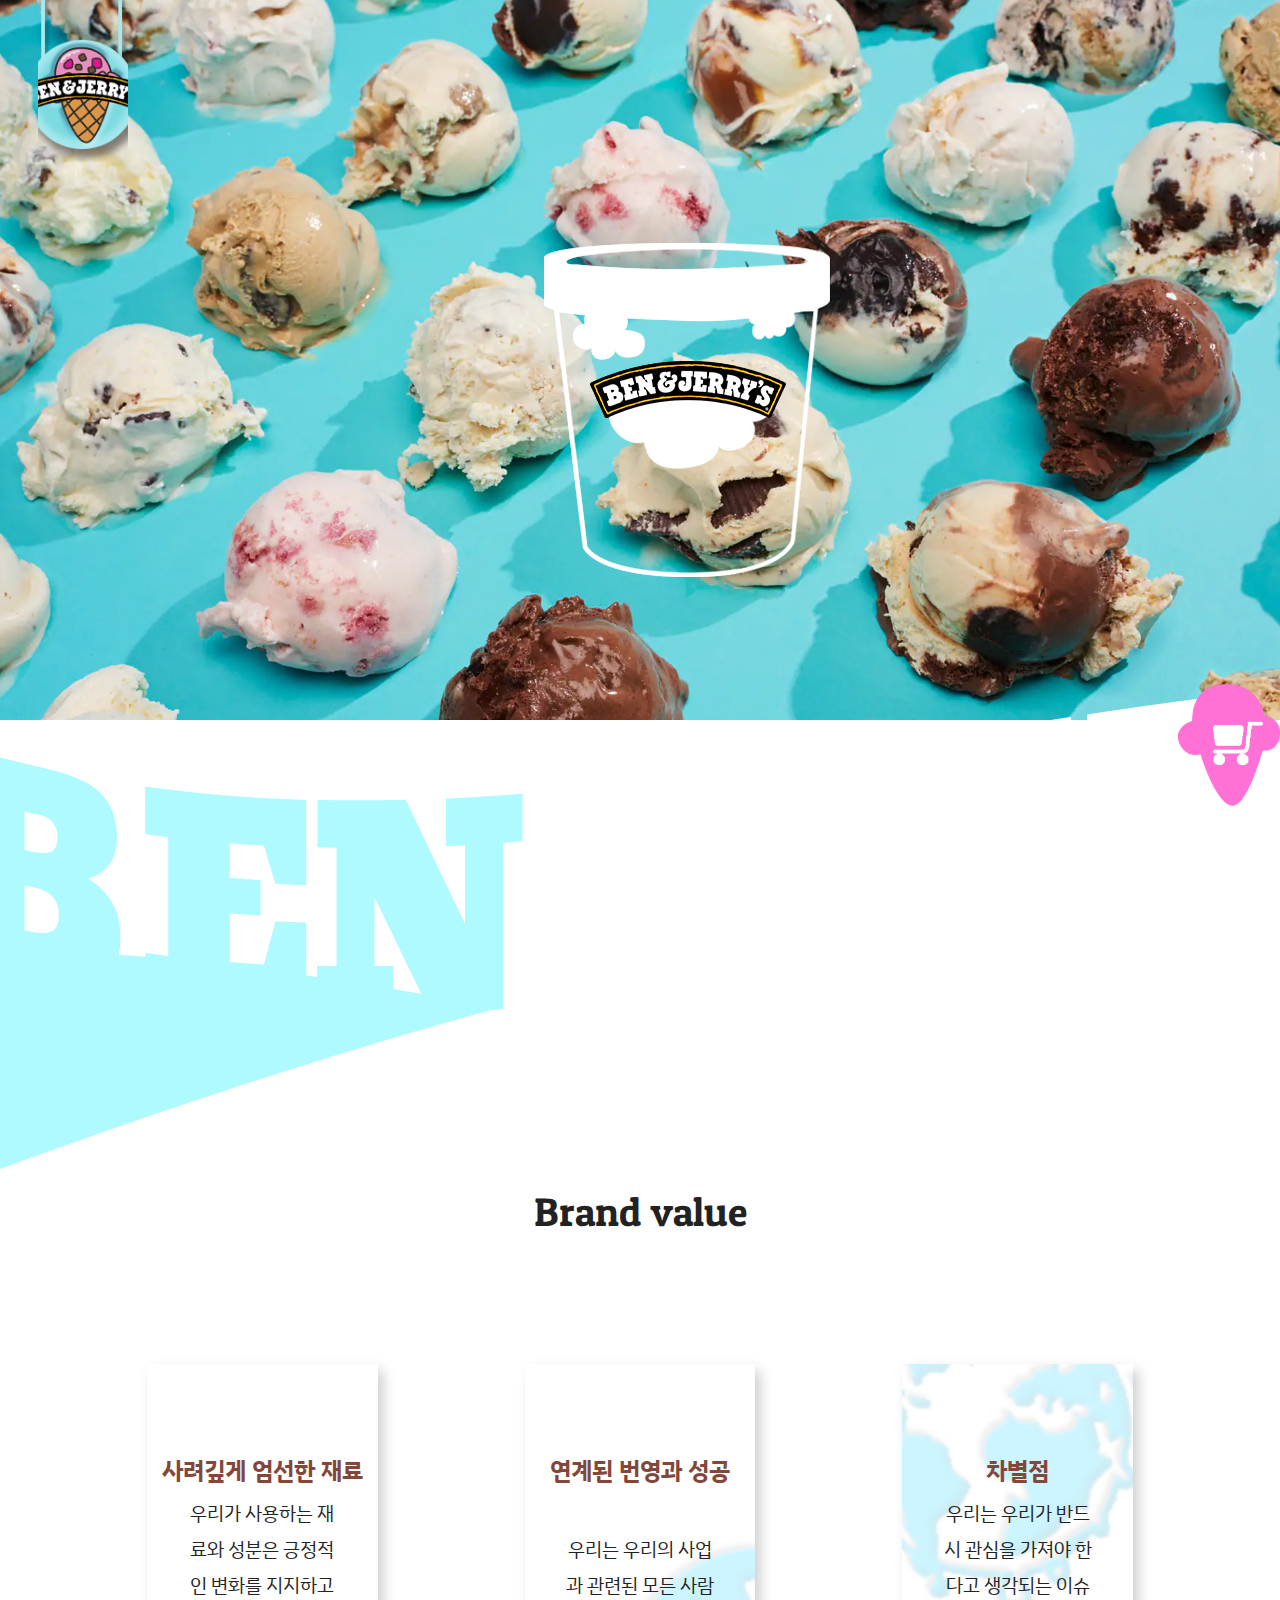
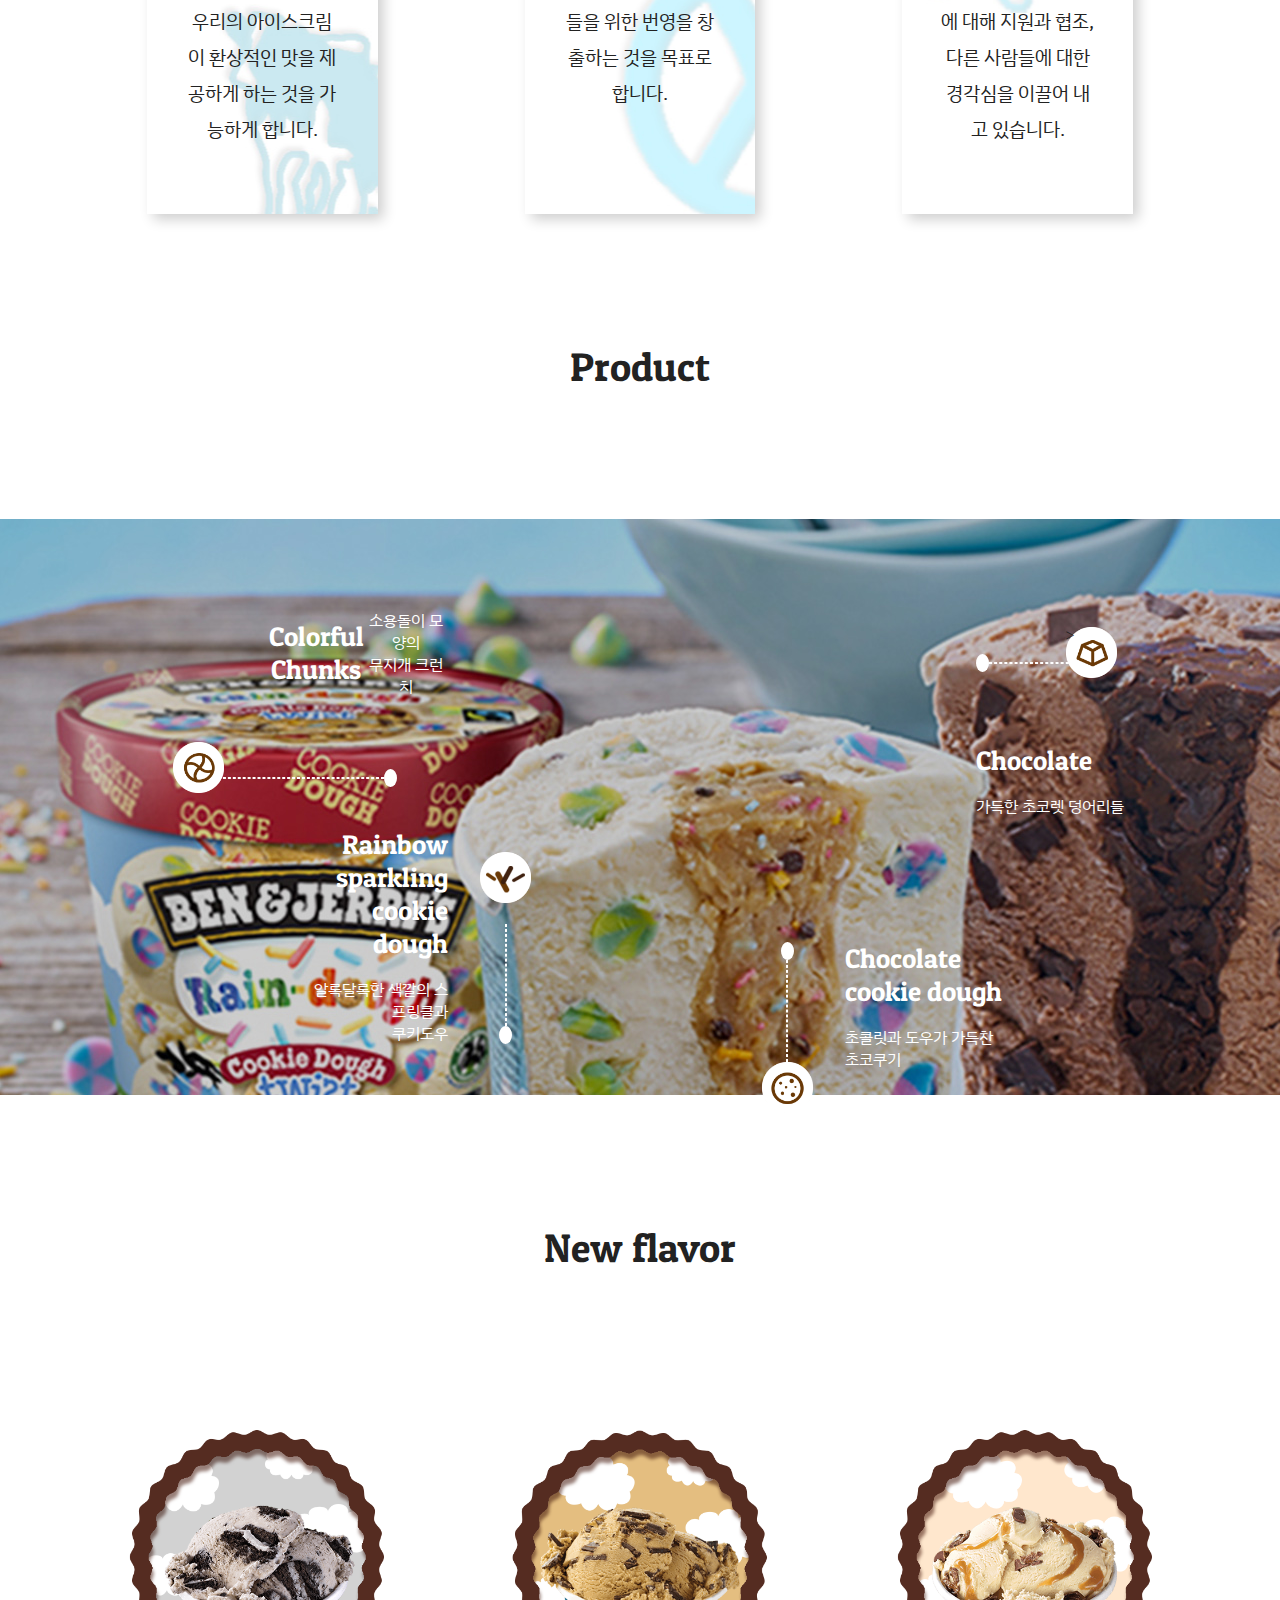
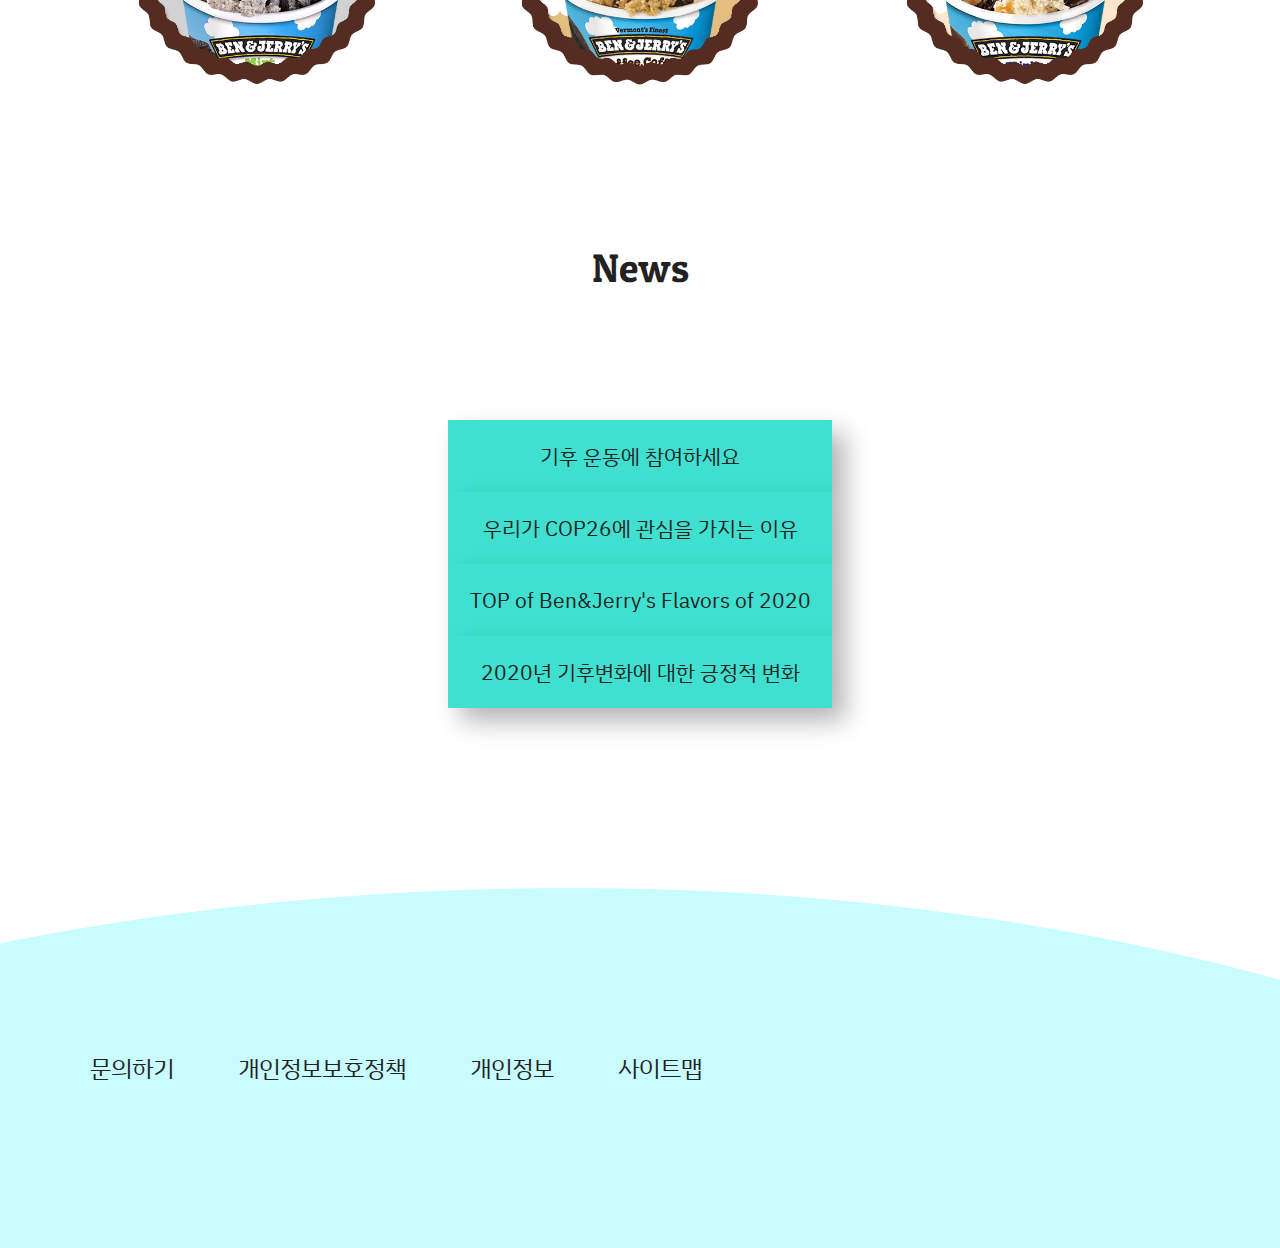
<file: 벤앤제리/ben&jerry's.html>
<!DOCTYPE html>
<html lang="en">
<head>
    <meta charset="UTF-8">
    <meta http-equiv="X-UA-Compatible" content="IE=edge">
    <meta name="viewport" content="width=device-width, initial-scale=1.0">
    <title>Document</title>
    <link rel="stylesheet" href="style.css">
    <link rel="stylesheet" href="https://pro.fontawesome.com/releases/v5.10.0/css/all.css" integrity="sha384-AYmEC3Yw5cVb3ZcuHtOA93w35dYTsvhLPVnYs9eStHfGJvOvKxVfELGroGkvsg+p" crossorigin="anonymous"/>
    

</head>
<body>
  <div id="bgimg">
    <img src="./images/images_5.jpg" alt="backgroundimages">
    <img src="./images/slideimage-2누끼.jpg" alt="backgroundimages">
    <img src="./images/slideimage-4.jpg" alt="backgroundimages">
  </div>
    <header>
      <div id="shopwrap">
        <div id="shop"></div>
      </div>
        <div id="headernav">
            <div id="home"><img src="./images/image_1_shadow.png" alt="ban&jerry's logo"></div>
            <nav>
                <ul>
                    <li id="mainmenu"><a href="#">About</a>
                        <ul id="submenu" class="content">
                            <li><a href="#">브랜드 소개</a></li>
                            <li><a href="#">파인트 / 미니컵</a></li>
                            <li><a href="#">맛의 무덤</a></li>
                            <li><a href="#">맛 전문가</a></li>
                        </ul>   
                    </li>
                    <li id="mainmenu"><a href="#">Value</a>
                        <ul id="submenu" class="content">
                            <li><a href="#">벤앤제리 제단</a></li>
                            <li><a href="#">사회활동</a></li>
                            <li><a href="#">조직 체계</a></li>
                        </ul >
                    </li>
                    <li id="mainmenu"><a href="#">News</a>
                        <ul id="submenu" class="content">
                            <li><a href="#">문화</a></li>
                            <li><a href="#">레시피</a></li>
                            <li><a href="#">가치</a></li>
                        </ul >
                    </li>
                </ul>
            </nav>  
        </div>
    </header>
    <main>
      <div class="visual"><img src="./images/images_3.png" alt="ai"></div>
  </main>


    <div class="linetext"><img src="./images/images_4.png" alt="line~~"></div>

    <!-- section -->

    <section>
        <article id="brand">
            <h1>Brand value</h1>
            <div class="brand-value">
                <div class="cow">
                    <h2 class="title">사려깊게 엄선한 재료</h2>
                    <p class="brand-text">
                        우리가 사용하는 재료와 성분은 긍정적인 변화를 지지하고 
                        우리의 아이스크림이 환상적인 맛을 제공하게 하는 것을 가능하게 합니다.
                    </p>
                </div>
                <div class="circle">
                  <h2 class="title">연계된 번영과 성공</h2>
                  <p class="brand-text">
                    우리는 우리의 사업과 관련된 모든 사람들을 위한 번영을 창출하는 것을 목표로 합니다.
                  </p>
                </div>
                <div class="plant">
                  <h2 class="title">차별점</h2>
                  <p class="brand-text">
                    우리는 우리가 반드시 관심을 가져야 한다고 생각되는 이슈에 대해 지원과 협조, 다른 사람들에 대한 경각심을 이끌어 내고 있습니다.
                  </p>
                </div>
            </div>
        </article>

        <article id="product">
        <h1>Product</h1>
        <div class="bgimage">
            <div class="colorful">
              <div class="c-textwrap">
                <h3>Colorful<br> Chunks</h3>
                <p class="icon-text">소용돌이 모양의 <br>무지개 크런치</p>
              </div>
              <div class="c-iconwrap">
                <div class="hover-change-1">
                  <div class="iconcolorful"></div>
                  <div class="change-colorful"></div>
                </div>
                <div class="colorfulline"></div>
                <div class="one"></div>
              </div>
            </div>
            <div class="rainbow">
              <div class="r-textwrap">
                <h3>Rainbow sparkling<br>cookie dough</h3>
                <p class="icon-text">알록달록한 색깔의 스프링클과<br>쿠키도우</p>
              </div>
              <div class="r-iconwrap">
                <div class="hover-change-2">
                  <div class="iconrainbow"></div>
                  <div class="change-rainbow"></div>
                </div>
                <hr class="rainbowline">
                <div class="one"></div>
              </div>
            </div>
            <div class="cookie">
              <div class="cookie-iconwrap">
                <div class="one"></div>
                <hr class="cookieline">
                <div class="hover-change-3">
                  <div class="iconcookie"></div>
                  <div class="change-cookie"></div>
                </div>
              </div>
              <div class="cookie-text">
                <h3>Chocolate<br>cookie dough</h3>
                <p class="icon-text">초콜릿과 도우가 가득찬 <br>초코쿠기</p>
            </div>
            <div class="choco">
              <div class="choco-iconwrap">
                <div class="one"></div>
                <hr class="chocoline">
                <div class="hover-change-4">
                  <div class="iconchoco">></div>
                  <div class="change-choco"></div>
                </div>
              </div>
              <div class="choco-text">
                <h3>Chocolate</h3>
                <p class="icon-text">가득한 초코렛 덩어리들</p>
              </div>
            </div>
            </div>
        </div>
        </article>

        <article id="newflavor">
            <h1>New flavor</h1>
            <div class="new-flavor">
              <div class="mintwrap">
                <div class="mintflavor">
                  <div class="mint"></div>
                  <div class="minttext"></div>
                </div>
              </div>
              <div class="coffeewrap">
                <div class="coffeeflavor">
                  <div class="coffee"></div>
                  <div class="coffeetext"></div>
                </div>
              </div>
              <div class="carwrap">
                <div class="carflavor">
                  <div class="car"></div>
                  <div class="cartext"></div>
              </div>
              </div>
            </div>
        </article>

        <aritcle id="news">
            <h1>News</h1>
            <div id="wrap">
                <ul >
                  <li class="button-1">
                    기후 운동에 참여하세요
                  </li>
                  <section id = "article-1" class="content">
                    <div id="container" class="content">
                      <p class="news-p">해수면 상승부터 점점 더 따듯해 지는 기온, 더욱 더 가공할 만한 허리케인과 토네이도까지, 기후 변화의 영향은 점점 더 심각해 지고 있습니다.</p>
                      <div id="box"></div>
                    </div>
                  </section>
                  <li class="button-2">
                    우리가 COP26에 관심을 가지는 이유
                  </li>
                  <section id = "article-2" class="content">
                    <div id="container" class="content">
                    <p class="news-p">왜 COP가 중요할까요? 모든 약어(IPCC! GHG! CO2)에서 길을 잃기 쉽지만 COP26은 "당사국 총회"의 줄임말로 UN기후변화협약에 가입한 197개 국가와 영토를 가리킵니다. </p>
                    <div id="box"></div>
                    </div>
                  </section>
                  <li class="button-3">
                    TOP of Ben&Jerry's Flavors of 2020
                  </li>
                  <section id="article-3" class="content">
                    <div id="container" class="content">
                      <p class="news-p">2020년 한해 동안 가장 사랑받았던 맛들의 랭킹을 만들어 보았습니다. 과연 상위권에 있는 맛들은 무엇일까요?</p>
                      <div id="box"></div>
                    </div>
                  </section>
                  <li class="button-4">
                    2020년 기후변화에 대한 긍정적 변화
                  </li>
                  <section id="article-4" class="content">
                    <div id="container" class="content">
                      <p class="news-p">2020년은 우리의 행성에게 있어 성공적인 한 해가 아니었습니다. 그러나 이러한 기후 위기가 심각해졌음에도 불구하고, 약간의 진전이 이루어지고 있습니다.</p>
                      <div id="box"></div>
                    </div>
                  </section>
                </ul>
            </div>
            <div class="cloud-1"></div>
            <div class="cloud-2"></div>

        </aritcle>
    </section>

    <footer>
      <div id="footerbg">
        <ul class="copyright">
          <li><a href="#">문의하기</a></li>
          <li><a href="#">개인정보보호정책</a></li>
          <li><a href="#">개인정보</a></li>
          <li><a href="#">사이트맵</a></li>
        </ul>
        <ul class="sns">
          <li><a href="#"><i class="fab fa-twitter"></i></a></li>
          <li><a href="#"><i class="fab fa-instagram"></i></a></li>
          <li><a href="#"><i class="fab fa-youtube"></i></a></li>
        </ul>
        <div class="footerwrap">
      </div>
    </div>

    </footer>
    
    <script src="./script.js"></script>
</body>
</html>
</file>
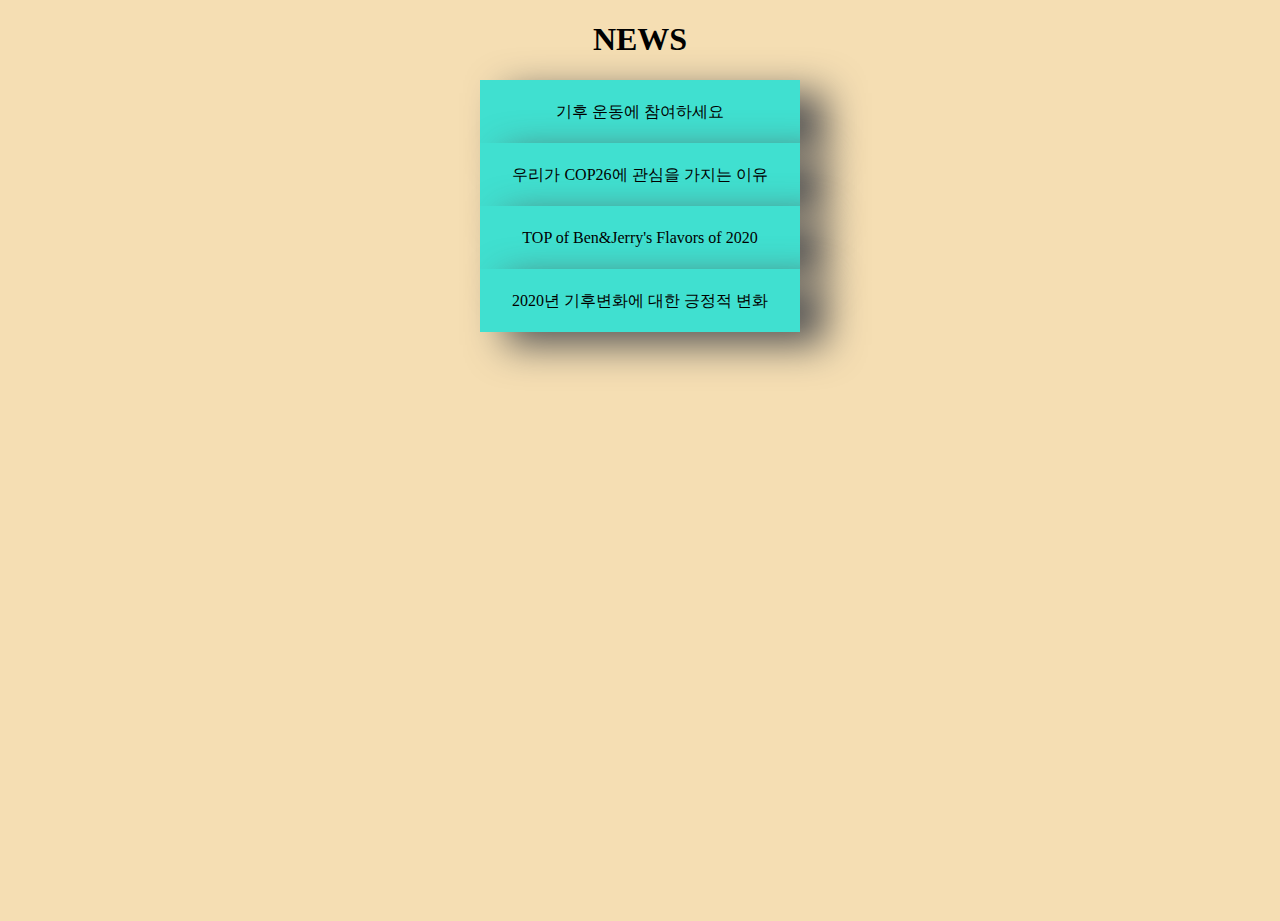
<file: 벤앤제리/ben&jerry.section4.html>
<!DOCTYPE html>
<html lang="en">
<head>
  <meta charset="UTF-8">
  <meta http-equiv="X-UA-Compatible" content="IE=edge">
  <meta name="viewport" content="width=device-width, initial-scale=1.0">
  <title>Document</title>
  <style>
    html,body,ul,li,a{
      margin: 0; 
      padding: 0; 
      box-sizing: border-box;
      color: #000;
      list-style: none;
      text-decoration: none;
    }

    .hidden {display: none;}
    body{
      width: 100vw;
      height: 100vh;
      background-color: wheat;
    }

    h1{display: flex; justify-content: center;}

    #wrap {
      flex-direction: column;
      justify-content: center;
      align-items: center;
      display: flex;
    }


    li {
      width: 25vw;
      height: 7vh;
      background-color: turquoise;
      line-height: 7vh;
      text-align: center;
      box-shadow: 2vw 1vw 3vw #555;
    }
    #article-1{
      width: 25vw; 
      height: 40vh; 
      background-color: white;
      background-image: url(images/Layer-25_02.png);
      background-size: 18vmax;
      background-repeat: no-repeat;
      background-position: center;
    }

    #article-2{
      width: 25vw; 
      height: 40vh; 
      background-color: white;
      background-image: url(images/amicus-brief-rainbow400.png);
      background-size: 16vmax;
      background-repeat: no-repeat;
      background-position: center;
    }

    #article-3{
      width: 25vw; 
      height: 40vh; 
      background-color: white;
      background-image: url(images/scale.jpeg);
      background-size: 18vmax;
      background-repeat: no-repeat;
      background-position: center;
    }

    #article-4{
      width: 25vw; 
      height: 40vh; 
      background-color: white;
      background-image: url(images/globe-bJ-3.jpg);
      background-size: 12vmax;
      background-repeat: no-repeat;
      background-position: center;
    }
    /* JS 관련 class */
    /* about accodianmenu */
    .active, li:hover{background-color: paleturquoise;}

    .content{
      display: none;
    }

    /* about mouseover,mouseout */
    #box{
      width: 25vw;
      height: 40vh;
      background-color: black; 
      opacity: 0.5;
      position: relative;
    }
    p{
      width: 20vw;
      position: absolute;
      margin-top: 10vh;
      color: white; 
      z-index: 999;
      left: 40vw;
      cursor: pointer;
      text-align: center;
      line-height: 5vh;
    }

  </style>
</head>
<body>
    <h1>NEWS</h1>
    <div id="wrap">
      <ul >
        <li class="button-1">
          <a href="#">기후 운동에 참여하세요</a>
        </li>
        <section id = "article-1" class="content">
          <div id="container" class="content">
            <p >해수면 상승부터 점점 더 따듯해 지는 기온, 더욱 더 가공할 만한 허리케인과 토네이도까지, 기후 변화의 영향은 점점 더 심각해 지고 있습니다.</p>
            <div id="box"></div>
          </div>
        </section>
        <li class="button-2">
          <a href="#">우리가 COP26에 관심을 가지는 이유</a>
        </li>
        <section id = "article-2" class="content">
          <div id="container" class="content">
          <p>왜 COP가 중요할까요? 모든 약어(IPCC! GHG! CO2)에서 길을 잃기 쉽지만 COP26은 "당사국 총회"의 줄임말로 UN기후변화협약에 가입한 197개 국가와 영토를 가리킵니다. </p>
          <div id="box"></div>
          </div>
        </section>
        <li class="button-3">
          <a href="#">TOP of Ben&Jerry's Flavors of 2020</a>
        </li>
        <section id="article-3" class="content">
          <div id="container" class="content">
            <p>2020년 한해 동안 가장 사랑받았던 맛들의 랭킹을 만들어 보았습니다. 과연 상위권에 있는 맛들은 무엇일까요?</p>
            <div id="box"></div>
          </div>
        </section>
        <li class="button-4">
          <a href="#">2020년 기후변화에 대한 긍정적 변화</a>
        </li>
        <section id="article-4" class="content">
          <div id="container" class="content">
            <p>2020년은 우리의 행성에게 있어 성공적인 한 해가 아니었습니다. 그러나 이러한 기후 위기가 심각해졌음에도 불구하고, 약간의 진전이 이루어지고 있습니다.</p>
            <div id="box"></div>
          </div>
        </section>
      </ul>
  </div>

  <script>
  // 1. li를 클릭했을 때, section태그가 보이고 다시 클릭하면 보이지 않았으면 좋겠다.
  // 2. section 안에 사진을 호버하면 어두운 배경이 깔리면서 짧은 글이 떳으면 좋겠다.
  // 식별자 설정단계
    const button = document.querySelectorAll('li');
    const sectionTag = document.querySelectorAll('section');
    const contantTag = document.querySelectorAll('#container');
    
    console.log(contantTag);
    console.log(button);
    console.log(sectionTag);
    // console.log(text);
    console.log(this)
    for(let i =0; i<button.length; i++){
      button[i].addEventListener('click',function(){
        
        this.classList.toggle('active');
        //this는 식별자 맨앞에 이벤트를 주는 객체라고 생각하면 편함 여기서는 li들을 가르킴
        // button 태그에 li에 호버하거나 클릭하면 배경색바꾸라고 토글줌
        let sectionTag = this.nextElementSibling;
        //같은 노드 레벨의 다음값을 가져오는데 element(요소)만 가져온다.
        if(sectionTag.style.display === "block"){
          sectionTag.style.display ="none";
        }else{
          sectionTag.style.display = "block";
        }
      });
    }

    // 2. section 안에 사진을 호버하면 어두운 배경이 깔리고 사진이 사라지면서 짧은 글이 떳으면 졸겠다.
    // let index = 0
    for(let i =0; i<sectionTag.length; i++){
      sectionTag[i].addEventListener('mouseover',function(){
        contantTag[i].style.display='block';
      })
    }

    for(let i =0; i<sectionTag.length; i++){
      sectionTag[i].addEventListener('mouseout',function(){
        contantTag[i].style.display='none';
      })
    }


//  1. li를 클릭했을 때, section태그가 보이고 다시 클릭하면 보이지 않았으면 좋겠다.
    // buttonOne.addEventListener('click',function(event){
    //   console.dir(event.target); //li
    //   console.log(event.target.className); //button-$
    //   let getClassLastString = event.target.className.charAt(event.target.className.length - 1);

    //   console.log(getClassLastString);

    //   let Index = Number(getClassLastString);
    //   console.log(Index);

    //   for(let i=0; i<sectionTag.length; i++){
    //     if(sectionTag[i].classList.contains(`article-${Index}`)){
    //       sectionTag[i].style.display = 'block'
    //       text[i].style.display = 'none'
    //     }else{
    //       sectionTag[i].style.display ='none'
    //       text[i].style.display = 'none'
    //     }
    //   }
    // });
    // 한번클릭하면 펼쳐지고 한번 클릭하면 접혔으면 좋겠는데 안됨 지금 a태그 때문에 접혔다 폈다 할 수 있는 것 같음
    

    





  </script>
</body>
</html>
</file>
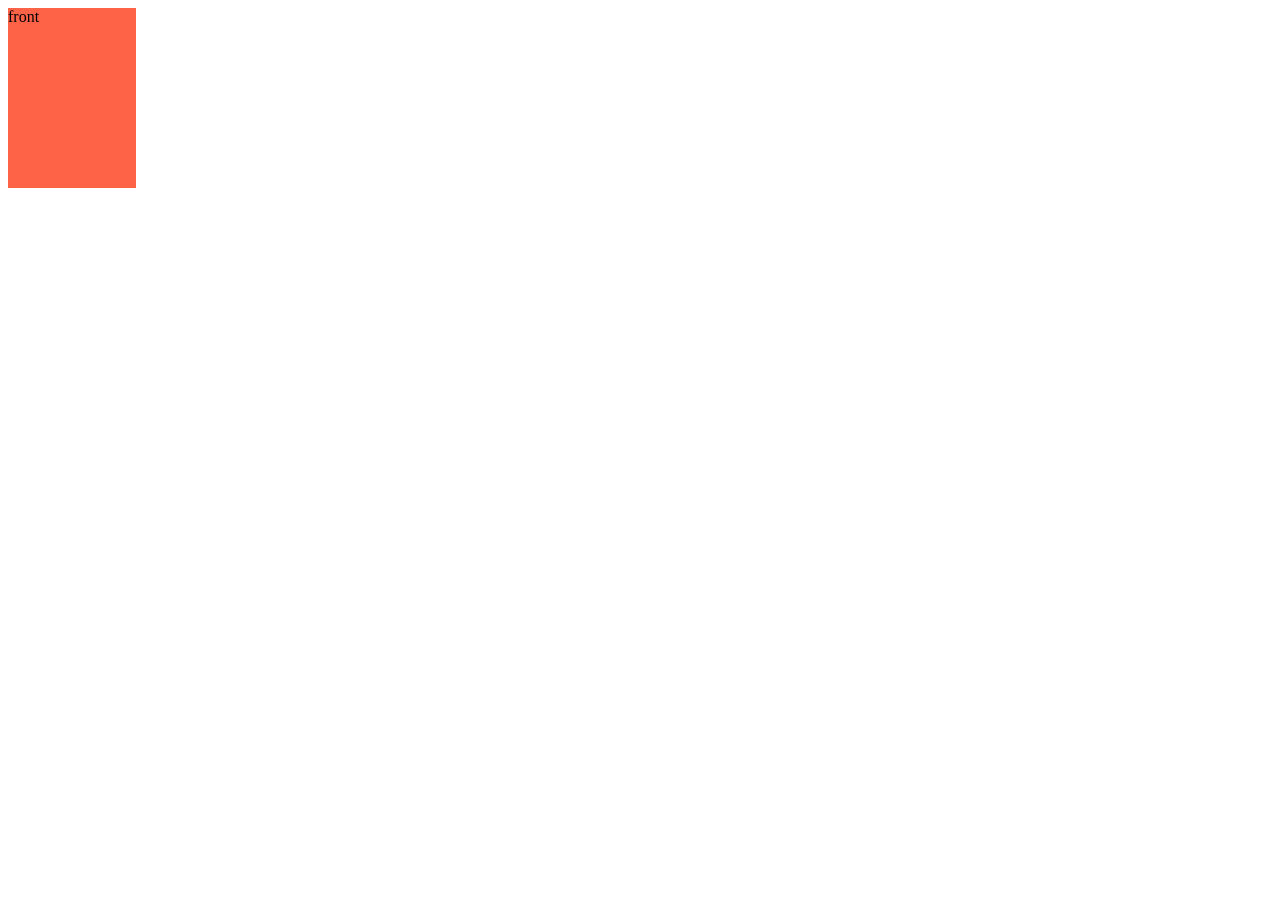
<file: 벤앤제리/flip-card.html>
<!DOCTYPE html>
<html lang="en">
<head>
    <meta charset="UTF-8">
    <meta http-equiv="X-UA-Compatible" content="IE=edge">
    <meta name="viewport" content="width=device-width, initial-scale=1.0">
    <title>Document</title>
    <style>
        .container{
            width: 10vw;
            height: 20vh;
            perspective: 100vw;
            /* 3d입체를 느끼게 해주는 것 */
        }
        .card {
            position: relative;
            transition: 1s;
            transform-style: preserve-3d;
            /* 부모로부터 perspective를 받아 자식까지 자신을 통과해 자식까지 전달해줌 3D효과를 주는 요소 */
        }
        .before, .after{
            width: 10vw;
            height: 20vh;
            position: absolute;
            /* 뒤에 있는 이미지가 앞으로 나오게 해주는 것 */
            backface-visibility: hidden;

        }
        .before{background-color: tomato;}
        .after{
            background-color: skyblue;
            transform: rotateY(180deg);

        }
        /* js 효과 */
        .rotateY{
            transform: rotateY(180deg);

        }
    </style>
</head>
<body>
    <div class="container">
        <div class="card">
            <div class="before">front</div>
            <div class="after">back</div>
        </div>
    </div>
    <script>
        const card = document.querySelector('.card');
        console.log(card);

        // card.addEventListener('click',function(event){
        //     let chagnge=event.currentTarget;
        //     if(chagnge.style.transform === "rotateY(180deg)"){
        //         chagnge.style.transform = "rotateY(0deg)";
        //     }else{
        //         chagnge.style.transform = "rotateY(180deg)";
        //     }
        // });

        card.addEventListener('mouseover',function(){
            card.classList.toggle('rotateY')
        })
    </script>
</body>
</html>
</file>
<file: 벤앤제리/style.css>
/* ben&jerry's style cite */
@import url('https://fonts.googleapis.com/css2?family=Patua+One&display=swap');
@import url('https://fonts.googleapis.com/css2?family=IBM+Plex+Sans+KR:wght@300;400;500&display=swap');

*{margin: 0; padding: 0; box-sizing: border-box;
list-style: none; text-decoration: none; color: #222;}

h1{font-family: 'Patua One', cursive;
    font-weight: normal;}
h2{font-family: 'IBM Plex Sans KR', sans-serif;}
h3{
    font-family: 'Patua One', cursive;
    font-weight: normal;
    font-size: 1.7rem;
    color: white;
}
p{font-family: 'IBM Plex Sans KR', sans-serif;}
#shopwrap{
    width: 100%; 
    height: 90vh;
    display: flex;
    align-items: flex-end;
    justify-content: right;
    position: absolute;
    top: 0;
}
#shop{
    width: 8vw;
    height: 14vh;
    background-image: url(./images/images_shop_26.png);
    background-repeat: no-repeat;
    background-size: contain;
    position: fixed;
    z-index: 11;
    cursor: pointer;
}
#shop:hover{
    transform: scale(1.2);
    transition: 0.3s ease;
}
#bgimg{
    width: 100%;
    height: auto;
}
#bgimg img{
    width: 100%;
    height: auto;
    position: absolute;
    z-index: -10;
}
/* #bgimg img:nth-child(1){z-index: -5;} */
header{
    width: 40vw;
    height: 15vh;
}
#headernav{
    display: flex;
}
#home img{
    width: 7vw;
    height: 18vh;
    object-fit: cover;
    margin-left: 3vw;
    position: absolute;
    z-index: 10;
    cursor: pointer;
}
nav{
    width: 28vw;
    height: 8vh;
    background-color: #aefaff;
    margin: 7vh 12vh 0 ;
    border-radius: 50px 50px;
    box-shadow: 0.4vw 0.4vw 0.5vw rgba(0, 0, 0, 0.3);
    z-index: 9;

}
nav>ul{
    width: 27vw;
    height: 8vh;
}
nav>ul>li{
    width: 8vw;
    height: 8vh;
    float: left;
    line-height: 7.7vh;
    text-align: center;
}    
nav>ul>li>a{
    font-size: 1.5rem;
    font-weight: bold;
    font-family: 'IBM Plex Sans KR', sans-serif;
    display: block;
}
nav>ul>li:hover>a{
    color: #e78fbc;
}
nav>ul>li:nth-child(1){margin-left: 2.5vw;}
#submenu{
    width: 8vw;
    background-color: #aefaff;
    transition: 1s ease-in-out;
    box-shadow: 0.4vw 0.4vw 0.5vw rgba(0, 0, 0, 0.3);
}
#submenu>li>a{
    font-size: 1.1rem;
    display: block;
}
#submenu>li>a:hover{
    font-weight: bolder;
    background-color: white;
    color: #583f06;
}
main {
    width: 100%;
    height: 60vh;
    display: flex;
    align-items: center;
    justify-content: center;
    position: relative;

}
main .visual {
    width: 15vw;
    height: 40vh;
    background-image: url(./images/images_3.png);
}
.linetext{
    position: relative;
}
/* brand value section */
#brand{
    width: 100%;
}
#brand h1{
    display: flex;
    justify-content: center;
    font-size: 2.5rem;
}
.brand-value {
    display: flex;
    width: 100%;
    justify-content: space-evenly;
}
.brand-value div{
    box-shadow: 0.5vw 0.5vw 1vw rgba(0, 0, 0, 0.2);
    width: 18vw;
    height: 50vh;
    margin-top: 10vw;
}
.cow {  
    object-fit: cover;
    background-image: url(./images/images_12.jpg);
}
.title{
    display: flex;
    justify-content: center;
    margin-top: 10vh;
    color: #83473a;
}
.brand-text{
    width: 12vw;
    height: 20vh;
    display: flex;
    margin: 0 auto;
    align-items: center;
    text-align: center;
    font-size: 1.2rem;
    margin-top: 5vh;
    line-height: 4vh;
}
.circle{
    background-image: url(./images/images_15.jpg);
    background-position: bottom;
}
.plant{
    background-image: url(./images/images_18.jpg);
    object-fit: cover;
}
/* product section */
#product h1 {
    display: flex;
    justify-content: center;
    font-size: 2.5rem;
    margin-top: 10vw;
}
.bgimage{
    margin-top: 10vw;
    width: 100%;
    height: 45vw;
    background-image: url(./images/images_23.jpg);
    background-repeat: no-repeat;
}
/* product section colorful chunks */
.hover-change-1{
    width: 9vw;
    height: 18vh;
    display: flex;
    justify-content: center;
    align-items: center;
    position: relative;
    left: 3vw;
}
.iconcolorful {
    width: 4vw;
    height: 8vh;
    background-image: url(./images/images_28.png);
    background-size: contain;
    background-repeat: no-repeat;
    z-index: 1; 
    position: absolute;
}
.change-colorful{
    width: 4vw;
    height: 8vh;
    position: absolute;
    background-image: url(./images/imagespng-_24.png);
    background-size: contain;
    background-repeat: no-repeat;
    transition: 0.3s ease;
}
.colorful{
    width: 27vw;
    height: 20vh;
    position: relative;
    top: 7vw;
    left: 8vw;
    /* border: 1px solid red; */
}
.c-textwrap{
    margin-left: 13vw;
    text-align: center;
    display: flex;
    justify-content: space-around;
    align-items: center;
}
.icon-text{color: white;}
.c-iconwrap{
    display: flex;
    align-items: center;
}
.one{
    width: 1vw;
    height: 2vh;
    border-radius: 50%;
    background-color: white;
}
.colorfulline{
    width: 13vw;
    height: 0.1vh;
    border: 0.1vh dashed white;
}
/* product section rainbow sparkling */
.hover-change-2{
    width: 9vw;
    height: 18vh;
    display: flex;
    justify-content: center;
    align-items: center;
    position: relative;
    top: 5vh;
}
.rainbow{
    width: 20vw;
    height: 27vh;
    display: flex;
    align-items: flex-end;
    position: relative;
    top: 8vw;
    left: 24vw;
}
.r-iconwrap{
    display: flex;
    flex-direction: column;
    align-items: center;
}
.iconrainbow{
    width: 4vw;
    height: 8vh;
    background-image: url(./images/images_30.png);
    background-size: contain;
    background-repeat: no-repeat;
    z-index: 1; 
    position: absolute;
}
.change-rainbow{
    width: 4vw;
    height: 8vh;
    background-image: url(./images/imagespng-_39.png);
    background-size: contain;
    background-repeat: no-repeat;
    transition: 0.3s ease;
    position: absolute;
}
.rainbowline{
    height: 8vw;
    width: 0.1vh;
    border: 0.1vh dashed white;
}
.r-textwrap{
    display: flex;
    flex-direction: column;
    text-align: right;
}
.r-textwrap .icon-text{
    margin-top: 2vh;
}
/* product section chocoloate cookie */
.cookie{
    display: flex;
    position: relative;
    left: 57vw;
}
.cookie-iconwrap{
    display: flex;
    flex-direction: column;
    align-items: center;
}
.cookieline{
    height: 8vw;
    width: 0.1vh;
    border: 0.1vh dashed white;
}
.hover-change-3{
    width: 9vw;
    height: 18vh;
    display: flex;
    justify-content: center;
    align-items: center;
    position: relative;
    bottom: 5vh;
}
.iconcookie{
    width: 4vw;
    height: 8vh;
    background-image: url(./images/images_31.png);
    background-size: contain;
    background-repeat: no-repeat;
    z-index: 1; 
    position: absolute;
}
.change-cookie{
    width: 4vw;
    height: 8vh;
    background-image: url(./images/imagespng-_56.png);
    background-size: contain;
    background-repeat: no-repeat;
    transition: 0.3s ease;
    position: absolute;
}
.cookie-text .icon-text{margin-top: 2vh;}
/* product section chocolate */
.hover-change-4{
    width: 9vw;
    height: 18vh;
    display: flex;
    justify-content: center;
    align-items: center;
    position: relative;
    right: 5vh;
}
.iconchoco{
    width: 4vw;
    height: 8vh;
    background-image: url(./images/images_24.png);
    background-size: contain;
    background-repeat: no-repeat;
    z-index: 1; 
    position: absolute;
}
.change-choco{
    width: 4vw;
    height: 8vh;
    background-image: url(./images/Untitled-1-Recovered_30.png);
    background-size: contain;
    background-repeat: no-repeat;
    transition: 0.3s ease;
    position: absolute;
}
.choco{
    position: relative;
    bottom: 40vh;
    right: 2vw;
}
.choco-iconwrap{
    display: flex;
    align-items: center;
}
.chocoline{
    width: 7vw;
    height: 0.1vh;
    border: 0.1vh dashed white;
}
.choco-text{
    display: flex;
    flex-direction: column;
    justify-content:flex-start;
}
.choco-text .icon-text{margin-top: 2vh;}
/* product hover change img */

/* newflavor section */

#newflavor h1{
    display: flex;
    justify-content: center;
    font-size: 2.5rem;
    margin-top: 10vw;
    margin-bottom: 10vw;
}
.new-flavor{
    width: 100%;
    display: flex;
    justify-content: space-evenly;
}
.new-flavor div{
    width: 20vw;
    height: 35vh;
}
.mintwrap{perspective: 100vw;}
.mintflavor{
    position: relative;
    transition: 1s;
    transform-style: preserve-3d;
    cursor: pointer;
}
.mint, .minttext{
    position: absolute;
    backface-visibility: hidden;
}
.mint{
    background-image: url(./images/images_29.png);
    background-position: center;
    background-size: contain;
    background-repeat: no-repeat;
}
.minttext{
    background-image: url(./images/image-1_48.png);
    background-position: center;
    background-size: contain;
    background-repeat: no-repeat;
    transform: rotateY(180deg);
}
/* flip-card !! */
.coffeewrap{perspective: 100vw;}
.coffeeflavor{
    position: relative;
    transition: 1s;
    transform-style: preserve-3d;
    cursor: pointer;
}
.coffee, .coffeetext{
    position: absolute;
    backface-visibility: hidden;
}
.coffee{
    background-image: url(./images/images_32.png);
    background-position: center;
    background-size: contain;
    background-repeat: no-repeat;
}
.coffeetext{
    background-image: url(./images/images_43.png);
    background-position: center;
    background-size: contain;
    background-repeat: no-repeat;
    transform: rotateY(180deg);

}
.carwrap{perspective: 100vw;}
.carflavor{
    position: relative;
    transition: 1s;
    transform-style: preserve-3d;
    cursor: pointer;
}
.car, .cartext{
    position: absolute;
    backface-visibility: hidden;
}
.car{
    background-image: url(./images/images_26.png);
    background-position: center;
    background-size: contain;
    background-repeat: no-repeat;
}
.cartext{
    background-image: url(./images/images_42.png);
    background-position: center;
    background-size: contain;
    background-repeat: no-repeat;
    transform: rotateY(180deg);

}
/* news section */
#news h1{
    display: flex;
    justify-content: center;
    margin-top: 10vw;
    font-size: 2.5rem;
}

#wrap {
    margin-top: 10vw;
    flex-direction: column;
    justify-content: center;
    align-items: center;
    display: flex;
    }


    #wrap li {
    width: 30vw;
    height: 8vh;
    background-color: turquoise;
    line-height: 8vh;
    text-align: center;
    box-shadow: 1vw 1vw 2vw rgba(0, 0, 0, 0.3);
    font-size: 1.3rem;
    font-weight: 400;
    font-family: 'IBM Plex Sans KR', sans-serif;
    }
    #article-1{
    width: 30vw; 
    height: 40vh; 
    background-color: white;
    background-image: url(./images/Layer-25_02.png);
    background-size: 18vmax;
    background-repeat: no-repeat;
    background-position: center;
    box-shadow: 1vw 1vw 2vw rgba(0, 0, 0, 0.3);
    }

    #article-2{
    width: 30vw; 
    height: 40vh; 
    background-color: white;
    background-image: url(./images/amicus-brief-rainbow400.png);
    background-size: 16vmax;
    background-repeat: no-repeat;
    background-position: center;
    box-shadow: 1vw 1vw 2vw rgba(0, 0, 0, 0.3);

    }

    #article-3{
    width: 30vw; 
    height: 40vh; 
    background-color: white;
    background-image: url(./images/scale.jpeg);
    background-size: 18vmax;
    background-repeat: no-repeat;
    background-position: center;
    box-shadow: 1vw 1vw 2vw rgba(0, 0, 0, 0.3);

    }

    #article-4{
    width: 30vw; 
    height: 40vh; 
    background-color: white;
    background-image: url(./images/globe-bJ-3.jpg);
    background-size: 12vmax;
    background-repeat: no-repeat;
    background-position: center;
    box-shadow: 1vw 1vw 2vw rgba(0, 0, 0, 0.3);
    }
    .button-1,.button-2,.button-3,.button-4{display: block;
    cursor: pointer;
    }

    /* footer */
    #footerbg{
        margin-top: 20vh;
        background-image: url(./images/images_41.png);
        width: 100%;
        height: 40vh;
        display: flex;
        justify-content: space-between;
        align-items: center;
        padding: 10vh;
    }
    .copyright{display: flex;}
    .copyright li a{
        margin-right: 5vw;
        font-size: 1.5rem;
        font-family: 'IBM Plex Sans KR', sans-serif;
    }
    .copyright li a:hover{
        text-decoration: underline;
        color: #583f06;
        
    }
    .sns{display: flex;}
    .sns li i{
        margin-left: 5vw;
        font-size: 2.5rem;
        color: #583f06;
    }
    
    /* JS 관련 class */
    /* about accodianmenu */
    .active, #wrap li:hover{background-color: paleturquoise;
    font-weight: bold;
    }
    .content{display: none;}
    .open{display: block;}
    .height{height: 0;}
    .height31{height: 31vh;}

    /* about mouseover,mouseout */
    #box{
    width: 30vw;
    height: 40vh;
    background-color: black; 
    opacity: 0.5;
    position: relative;
    object-fit: cover;
    }
    .news-p{
    width: 20vw;
    position: absolute;
    margin-top: 10vh;
    color: white; 
    z-index: 999;
    left: 40vw;
    cursor: pointer;
    text-align: center;
    line-height: 5vh;
    font-size: 1.1rem;
    }
    .hidden {display: none;}
    /* new flavor js */
    .rotateY{transform: rotateY(180deg);}
</file>
